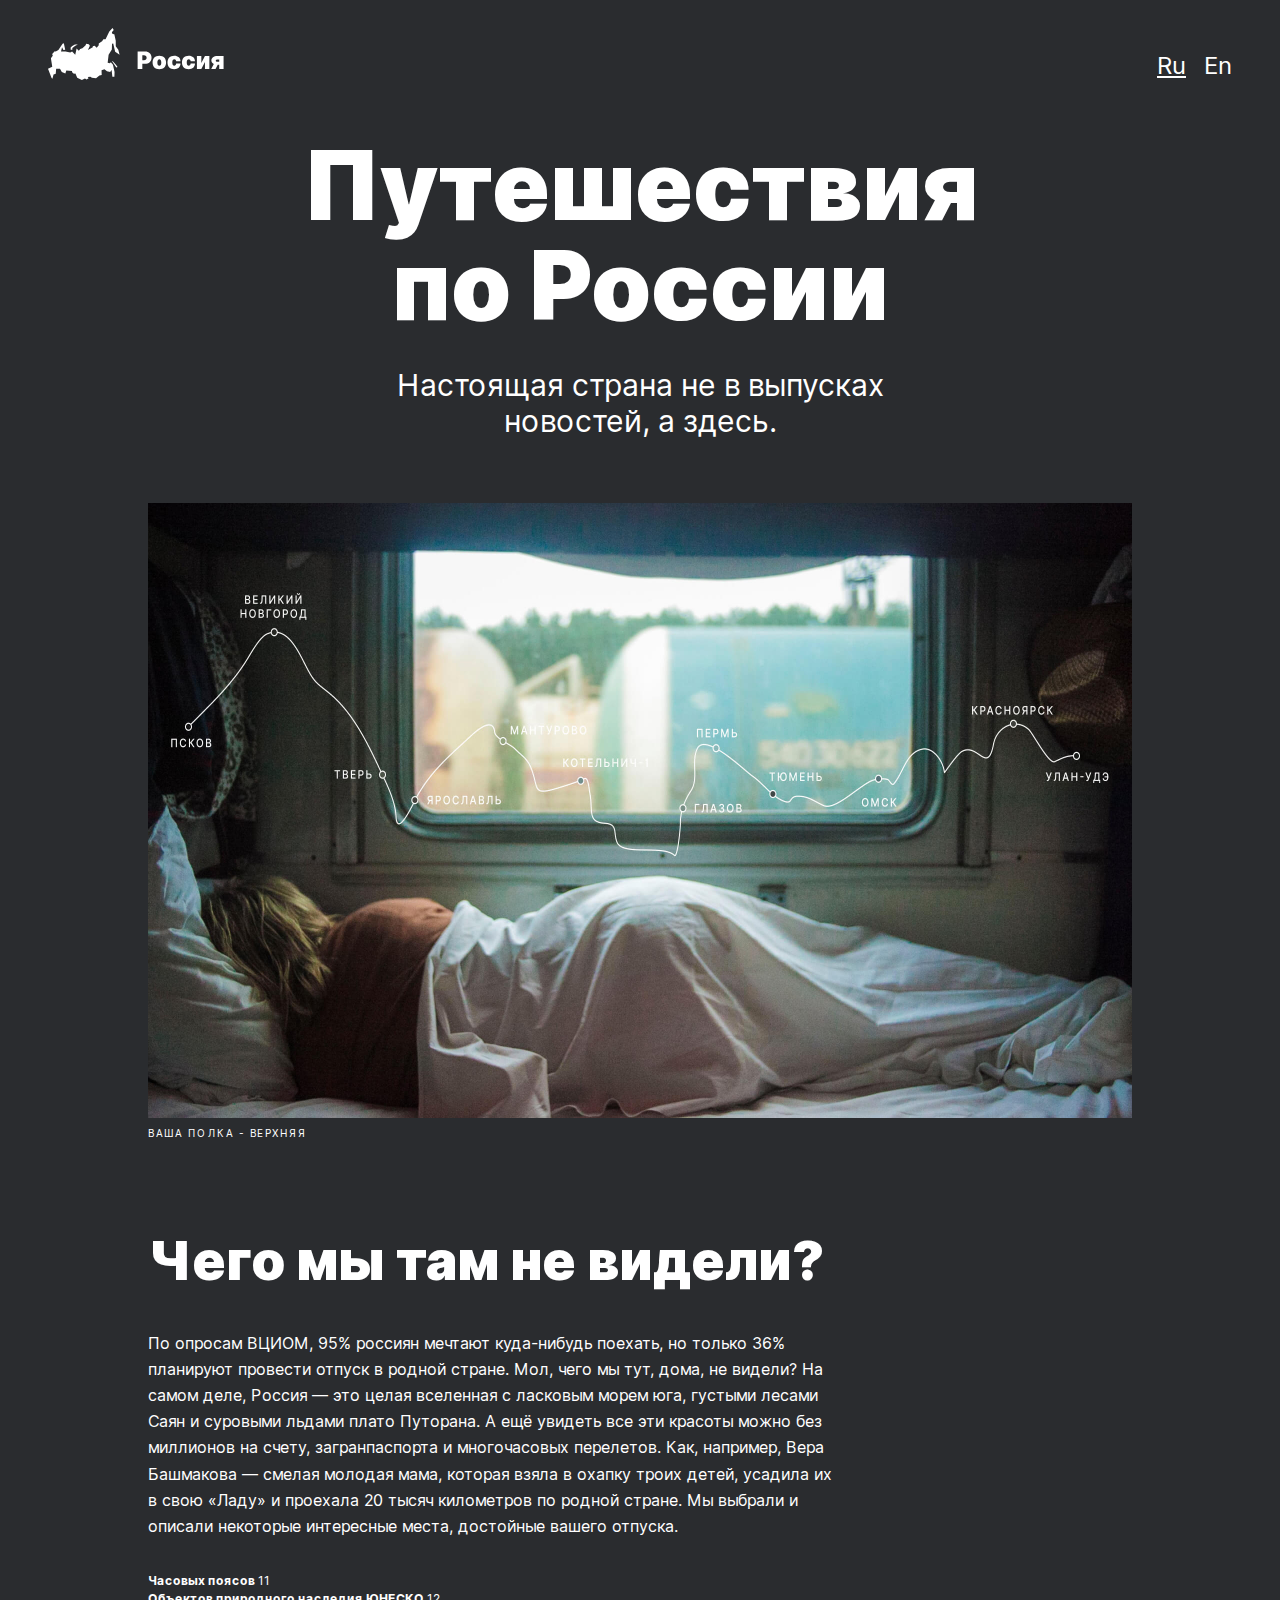
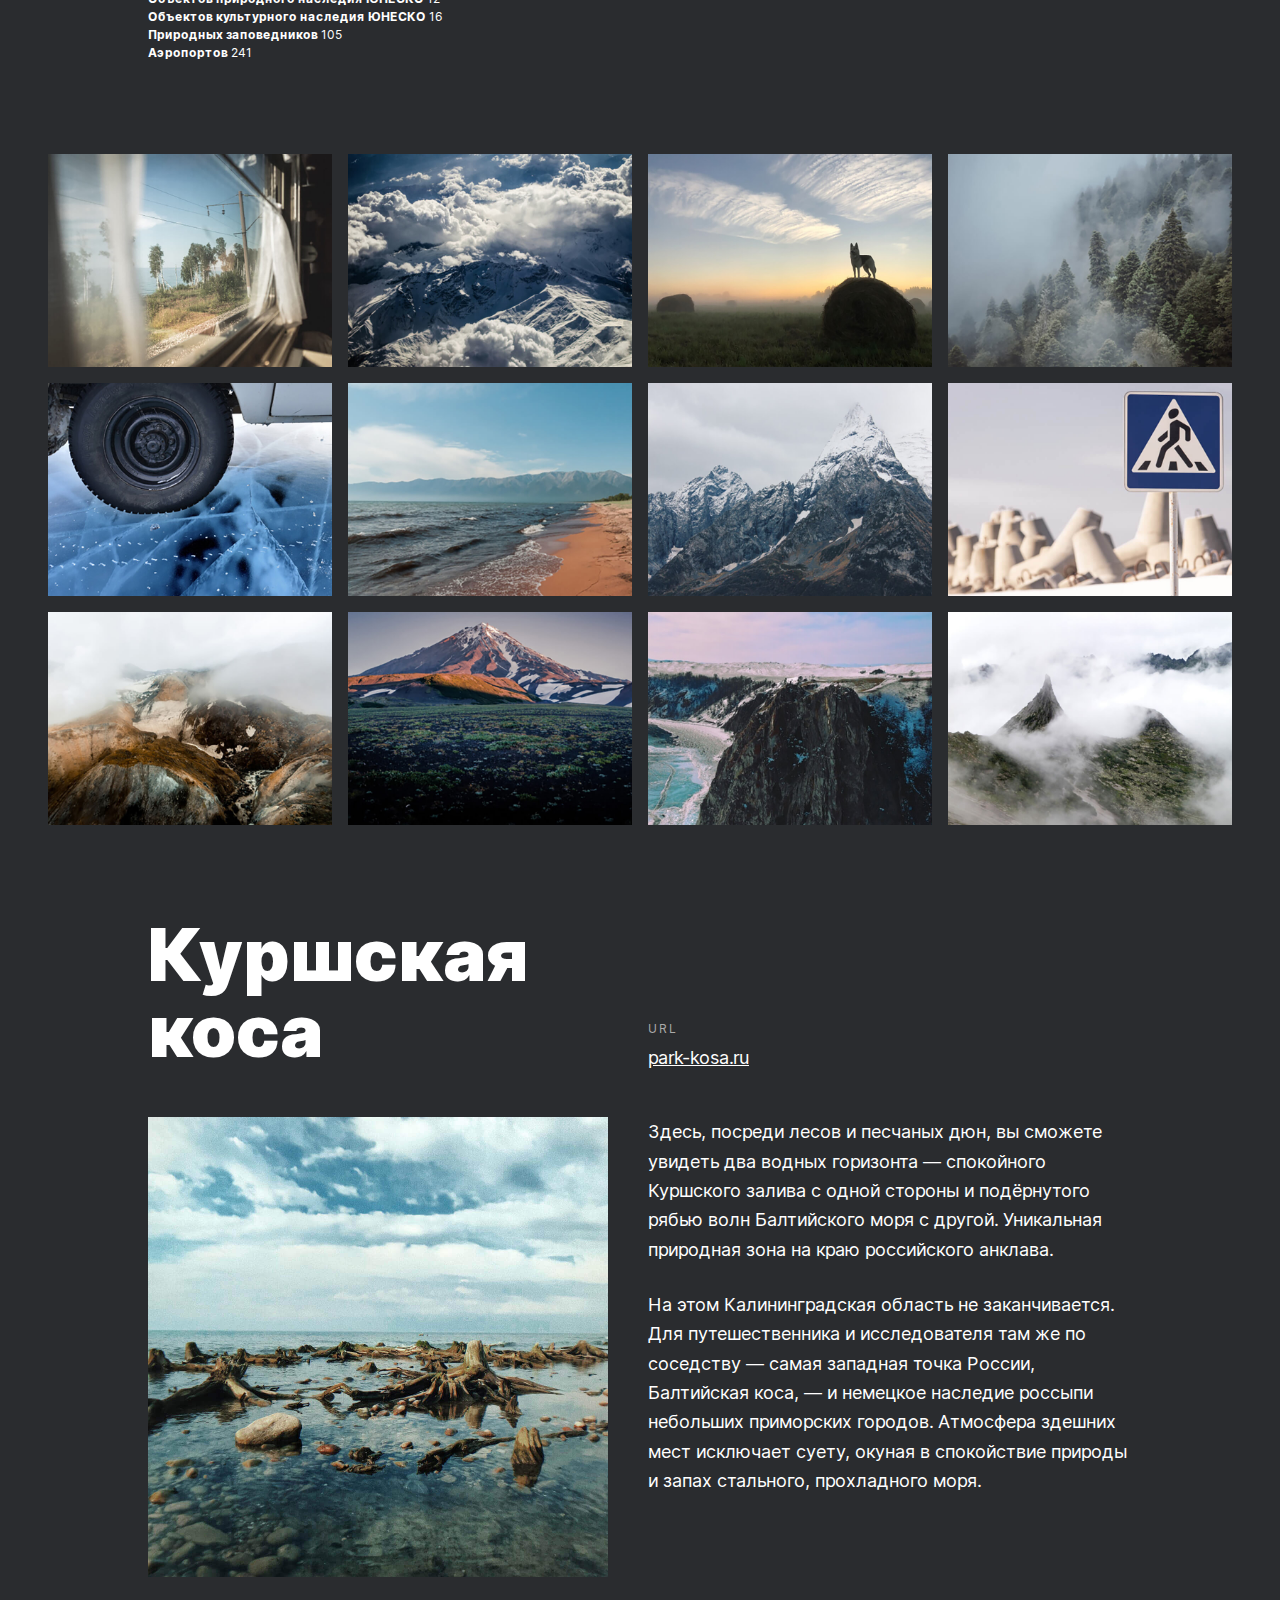
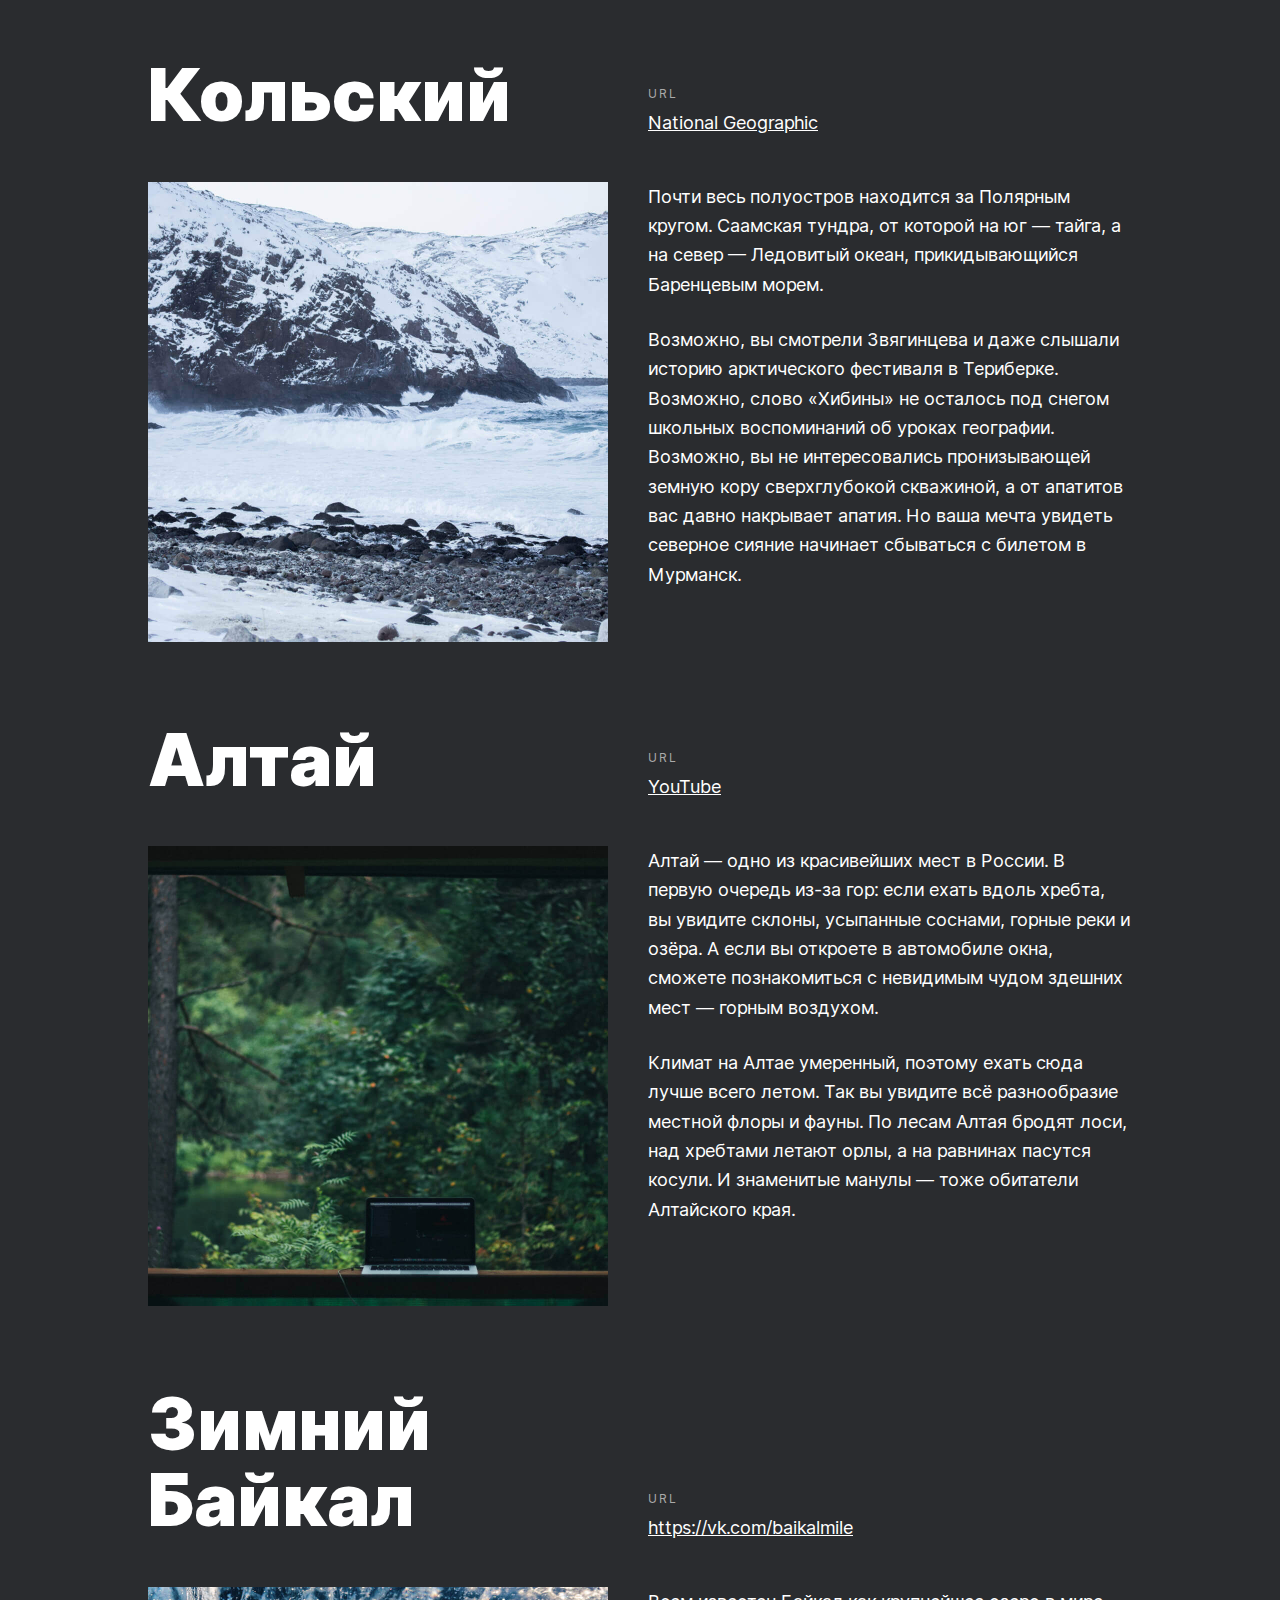
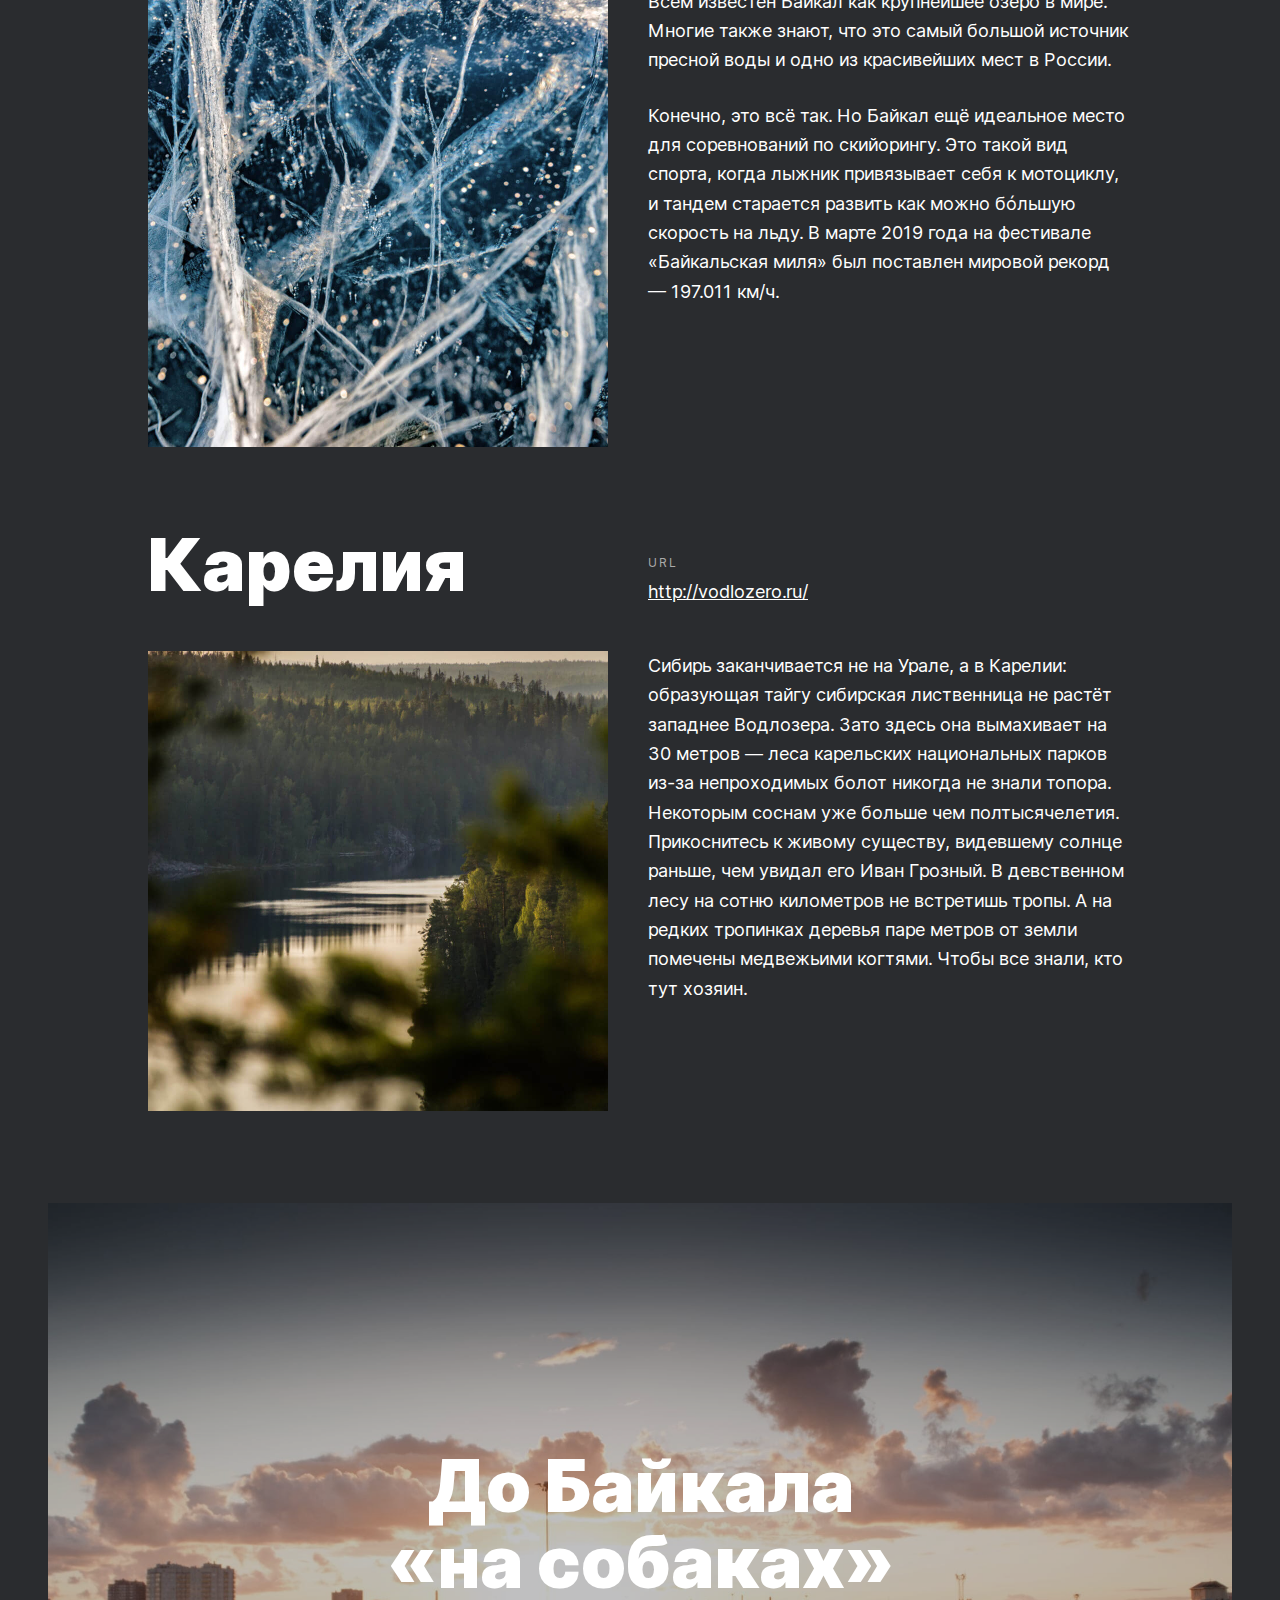
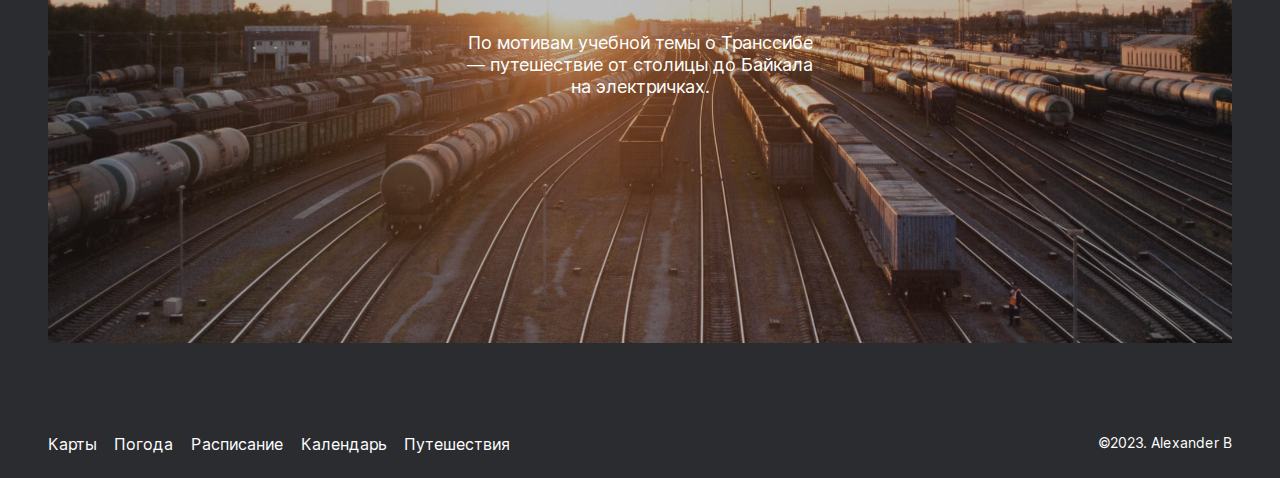
<file: index.html>
<!DOCTYPE html>
<html lang="ru">
<head>
  <meta charset="UTF-8">
  <link rel="stylesheet" href="./pages/index.css">
  <meta name="viewport" content="width=device-width, initial-scale=1.0">
  <meta name="description" content="Проект третьего спринта ЯП">
  <meta name="keywords" content="html, css">
  <meta name="author" content="Alexander Bulatov">
  <title>Путешествия по России</title>
</head>
<body class="body">
  <div class="page body__content">
    <header class="header page__header">
      <img src="./images/header-logo.svg" alt="Логотип заголовка в виде контура Российской Федерации" class="logo header__logo">
        <ul class="header__langs">
          <li><a href="#" class="header__lang header__lang_on" target="_top">Ru</a></li>
          <li><a href="#" class="header__lang" target="_top">En</a></li>
      </ul>
    </header>

    <main class="sections page__sections">

      <section class="lead sections__lead">
        <h1 class="lead__title">Путешествия по&nbsp;России</h1>
        <p class="lead__subtitle">Настоящая&nbsp;страна&nbsp;не&nbsp;в&nbsp;выпусках новостей,&nbsp;а&nbsp;здесь.</p>
        <figure class="lead__figure">
          <img src="./images/lead-polka.jpg" alt="Фотография интерьера нижнего бокового места плацкартного вагона" class="lead__image">
          <figcaption class="lead__caption">Ваша полка - верхняя</figcaption>
        </figure>
      </section>

      <section class="intro sections__intro">
        <article class="intro__article">
          <h2 class="intro__article-title">Чего мы там не&nbsp;видели?</h2>
          <p class="intro__article-text">По опросам ВЦИОМ, 95% россиян мечтают куда-нибудь поехать, но только 36% планируют провести отпуск в родной стране. Мол, чего мы тут, дома, не видели? На самом деле, Россия — это целая вселенная с ласковым морем юга, густыми лесами Саян и суровыми льдами плато Путорана. А ещё увидеть все эти красоты можно без миллионов на счету, загранпаспорта и многочасовых перелетов. Как, например, Вера Башмакова — смелая молодая мама, которая взяла в охапку троих детей, усадила их в свою «Ладу» и проехала 20 тысяч километров по родной стране. Мы выбрали и описали некоторые интересные места, достойные вашего отпуска.</p>
          <ul class="intro__list">
            <li class="intro__list-item">Часовых поясов <span class="intro__number">11</span></li>
            <li class="intro__list-item">Объектов природного наследия ЮНЕСКО <span class="intro__number">12</span></li>
            <li class="intro__list-item">Объектов культурного наследия ЮНЕСКО <span class="intro__number">16</span></li>
            <li class="intro__list-item">Природных заповедников <span class="intro__number">105</span></li>
            <li class="intro__list-item">Аэропортов <span class="intro__number">241</span></li>
          </ul>
        </article>

      </section>

      <section class="photo-grid sections__photo-grid">
        <ul class="galery photo-grid__galery">
          <li class="galery__item"><img src="./images/photo-grid-train.jpg" alt="вид из окна поезда" class="galery__item-img"></li>
          <li class="galery__item"><img src="./images/photo-grid-atharva-tulsi.jpg" alt="гора в облаках" class="galery__item-img"></li>
          <li class="galery__item"><img src="./images/photo-grid-tuman.jpg" alt="волк на стоге сена" class="galery__item-img"></li>
          <li class="galery__item"><img src="./images/photo-grid-sochi.jpg" alt="лесной склон в тумане" class="galery__item-img"></li>
          <li class="galery__item"><img src="./images/photo-grid-arisa.jpg" alt="колесо машины на прозрачном льду" class="galery__item-img"></li>
          <li class="galery__item"><img src="./images/photo-grid-baikal.jpg" alt="песчаная коса и гора вдали" class="galery__item-img"></li>
          <li class="galery__item"><img src="./images/photo-grid-elbrus.jpg" alt="снежные шапки гор" class="galery__item-img"></li>
          <li class="galery__item"><img src="./images/photo-grid-kondratiev.jpg" alt="бетонные усеченные конусы на снегу и знак пешеходного перехода" class="galery__item-img"></li>
          <li class="galery__item"><img src="./images/photo-grid-kamchatka-1.jpg" alt="вид с вертолета на каменистые сопки в тумане" class="galery__item-img"></li>
          <li class="galery__item"><img src="./images/photo-grid-kamchatka-2.jpg" alt="зеленая тундра и гора вдали" class="galery__item-img"></li>
          <li class="galery__item"><img src="./images/photo-grid-baikal-2.jpg" alt="крутое побережье с сопками" class="galery__item-img"></li>
          <li class="galery__item"><img src="./images/photo-grid-ergaki.jpg" alt="шапки гор в тумане" class="galery__item-img"></li>
        </ul>

      </section>

      <section class="places sections__places">
        <article class="place-grid places__place-grid">
          <h2 class="place-grid__title">Куршская коса</h2>
          <div class="place-grid__website">
            <p class="place-grid__website-url-heading ">URL</p>
            <a href="http://park-kosa.ru" class="place-grid__website-link " target="_blank">park-kosa.ru</a>
          </div>
          <img src="./images/place-kosa.jpg" alt="Мелководье морского побережья в облачную погоду" class="place-grid__image">
          <div class="place-grid__description">
            <p class="place-grid__paragraph">Здесь, посреди лесов и песчаных дюн, вы сможете увидеть два водных горизонта — спокойного Куршского залива с одной стороны и подёрнутого рябью волн Балтийского моря с другой. Уникальная природная зона на краю российского анклава.</p>
            <p class="place-grid__paragraph">На этом Калининградская область не заканчивается. Для путешественника и исследователя там же по соседству — самая западная точка России, Балтийская коса, — и немецкое наследие россыпи небольших приморских городов. Атмосфера здешних мест исключает суету, окуная в спокойствие природы и запах стального, прохладного моря.</p>
          </div>
        </article>
        <article class="place-grid places__place-grid">
          <h2 class="place-grid__title">Кольский</h2>
          <div class="place-grid__website">
            <p class="place-grid__website-url-heading">URL</p>
            <a href="https://yourshot.nationalgeographic.com/photos/?keywords=kolskiy" class="place-grid__website-link" target="_blank">National Geographic</a>
          </div>
          <img src="./images/place-kolsky.jpg" alt="Заснеженные сопки" class="place-grid__image">
          <div class="place-grid__description">
            <p class="place-grid__paragraph ">Почти весь полуостров находится за Полярным кругом. Саамская тундра, от которой на юг — тайга, а на север — Ледовитый океан, прикидывающийся Баренцевым морем.</p>
            <p class="place-grid__paragraph ">Возможно, вы смотрели Звягинцева и даже слышали историю арктического фестиваля в Териберке. Возможно, слово «Хибины» не осталось под снегом школьных воспоминаний об уроках географии. Возможно, вы не интересовались пронизывающей земную кору сверхглубокой скважиной, а от апатитов вас давно накрывает апатия. Но ваша мечта увидеть северное сияние начинает сбываться с билетом в Мурманск.</p>
          </div>
        </article>
        <article class="place-grid places__place-grid">
          <h2 class="place-grid__title ">Алтай</h2>
          <div class="place-grid__website">
            <p class="place-grid__website-url-heading ">URL</p>
            <a href="https://www.youtube.com/watch?v=7ZEsoV7kWAQ" class="place-grid__website-link " target="_blank">YouTube</a>
          </div>
          <img src="./images/place-altai.jpg" alt="Вид с террасы в зелень смешенного леса" class="place-grid__image">
          <div class="place-grid__description">
            <p class="place-grid__paragraph ">Алтай — одно из красивейших мест в России. В первую очередь из-за гор: если ехать вдоль хребта, вы увидите склоны, усыпанные соснами, горные реки и озёра. А если вы откроете в автомобиле окна, сможете познакомиться с невидимым чудом здешних мест — горным воздухом.</p>
            <p class="place-grid__paragraph ">Климат на Алтае умеренный, поэтому ехать сюда лучше всего летом. Так вы увидите всё разнообразие местной флоры и фауны. По лесам Алтая бродят лоси, над хребтами летают орлы, а на равнинах пасутся косули. И знаменитые манулы — тоже обитатели Алтайского края.</p>
          </div>
        </article>
        <article class="place-grid places__place-grid">
          <h2 class="place-grid__title ">Зимний Байкал</h2>
          <div class="place-grid__website">
            <p class="place-grid__website-url-heading ">URL</p>
            <a href="https://vk.com/baikalmile" class="place-grid__website-link " target="_blank">https://vk.com/baikalmile</a>
          </div>
          <img src="./images/place-winter-baikal.jpg" alt="Прозрачный лед озера" class="place-grid__image">
          <div class="place-grid__description">
            <p class="place-grid__paragraph ">Всем известен Байкал как крупнейшее озеро в мире. Многие также знают, что это самый большой источник пресной воды и одно из красивейших мест в России.</p>
            <p class="place-grid__paragraph ">Конечно, это всё так. Но Байкал ещё идеальное место для соревнований по скийорингу. Это такой вид спорта, когда лыжник привязывает себя к мотоциклу, и тандем старается развить как можно бóльшую скорость на льду. В марте 2019 года на фестивале «Байкальская миля» был поставлен мировой рекорд — 197.011 км/ч.</p>
          </div>
        </article>
        <article class="place-grid places__place-grid">
          <h2 class="place-grid__title ">Карелия</h2>
          <div class="place-grid__website">
            <p class="place-grid__website-url-heading ">URL</p>
            <a href="http://vodlozero.ru/" class="place-grid__website-link " target="_blank">http://vodlozero.ru/</a>
          </div>
          <img src="./images/place-karelia.jpg" alt="Вид на реку в лесу сквозь ветви деревьев" class="place-grid__image">
          <div class="place-grid__description">
            <p class="place-grid__paragraph ">Сибирь заканчивается не на Урале, а в Карелии: образующая тайгу сибирская лиственница не растёт западнее Водлозера. Зато здесь она вымахивает на 30 метров — леса карельских национальных парков из-за непроходимых болот никогда не знали топора. Некоторым соснам уже больше чем полтысячелетия. Прикоснитесь к живому существу, видевшему солнце раньше, чем увидал его Иван Грозный. В девственном лесу на сотню километров не встретишь тропы. А на редких тропинках деревья паре метров от земли помечены медвежьими когтями. Чтобы все знали, кто тут хозяин.</p>
          </div>
        </article>
      </section>

      <section class="cover sections__cover">
        <a href="https://stampsy.com/na-elektrichkakh-do-baikala" class="cover__link" target="_blank">
          <h2 class="cover__title main-text">До Байкала <q>на&nbsp;собаках</q></h2>
          <p class="cover__subtitle main-text">По мотивам учебной темы о&nbsp;Транссибе — путешествие от&nbsp;столицы&nbsp;до&nbsp;Байкала на&nbsp;электричках.</p>
        </a>
      </section>

    </main>

    <footer class="footer page__footer">
      <nav>
        <ul class="footer__list">
          <li><a href="https://yandex.ru/maps" class="footer__link" target="_blank">Карты</a></li>
          <li><a href="https://yandex.ru/pogoda" class="footer__link" target="_blank">Погода</a></li>
          <li><a href="https://rasp.yandex.ru" class="footer__link" target="_blank">Расписание</a></li>
          <li><a href="https://calendar.yandex.ru" class="footer__link" target="_blank">Календарь</a></li>
          <li><a href="https://travel.yandex.ru" class="footer__link" target="_blank">Путешествия</a></li>
        </ul>
      </nav>
      <p class="footer__copyright">&copy;2023. Alexander B</p>
    </footer>
  </div>
</body>
</html>
</file>
<file: pages/index.css>
@import url(../vendor/normalize.css);
@import url(../vendor/fonts/fonts.css);
@import url(../blocks/body/body.css);
@import url(../blocks/body/__content/body__content.css);
@import url(../blocks/page/page.css);

@import url(../blocks/header/header.css);
@import url(../blocks/page/__header/page__header.css);
@import url(../blocks/header/__langs/header__langs.css);
@import url(../blocks/header/__lang/header__lang.css);
@import url(../blocks/header/__lang/_on/header__lang_on.css);
@import url(../blocks/header/__logo/header__logo.css);

@import url(../blocks/page/__sections/page__sections.css);

@import url(../blocks/lead/lead.css);
@import url(../blocks/sections/__lead/sections__lead.css);

@import url(../blocks/lead/__title/lead__title.css);
@import url(../blocks/lead/__subtitle/lead__subtitle.css);
@import url(../blocks/lead/__figure/lead__figure.css);
@import url(../blocks/lead/__image/lead__image.css);
@import url(../blocks/lead/__caption/lead__caption.css);

@import url(../blocks/intro/intro.css);
@import url(../blocks/sections/__intro/sections__intro.css);

@import url(../blocks/intro/__article/intro__article.css);
@import url(../blocks/intro/__article-title/intro__article-title.css);
@import url(../blocks/intro/__article-text/intro__article-text.css);
@import url(../blocks/intro/__list/intro__list.css);
@import url(../blocks/intro/__list-item/intro__list-item.css);
@import url(../blocks/intro/__number/intro__number.css);

@import url(../blocks/photo-grid/photo-grid.css);
@import url(../blocks/sections/__photo-grid/sections__photo-grid.css);
@import url(../blocks/photo-grid/photo-grid.css);
@import url(../blocks/photo-grid/__galery/photo-grid__galery.css);
@import url(../blocks/galery/galery.css);
@import url(../blocks/galery/__item-img/galery__item-img.css);

@import url(../blocks/places/places.css);
@import url(../blocks/sections/__places/sections__places.css);

@import url(../blocks/place-grid/place-grid.css);
@import url(../blocks/places/__place-grid/places__place-grid.css);
@import url(../blocks/place-grid/__title/place-grid__title.css);
@import url(../blocks/place-grid/__website/place-grid__website.css);
@import url(../blocks/place-grid/__website-url-heading/place-grid__website-url-heading.css);
@import url(../blocks/place-grid/__website-link/place-grid__website-link.css);
@import url(../blocks/place-grid/__description/place-grid__description.css);
@import url(../blocks/place-grid/__paragraph/place-grid__paragraph.css);
@import url(../blocks/place-grid/__image/place-grid__image.css);

@import url(../blocks/cover/cover.css);
@import url(../blocks/sections/__cover/sections__cover.css);
@import url(../blocks/cover/__link/cover__link.css);
@import url(../blocks/cover/__title/cover__title.css);
@import url(../blocks/cover/__subtitle/cover__subtitle.css);

@import url(../blocks/footer/footer.css);
@import url(../blocks/page/__footer/page__footer.css);
@import url(../blocks/footer/__list/footer__list.css);
@import url(../blocks/footer/__link/footer__link.css);
@import url(../blocks/footer/__copyright/footer__copyright.css);
</file>
